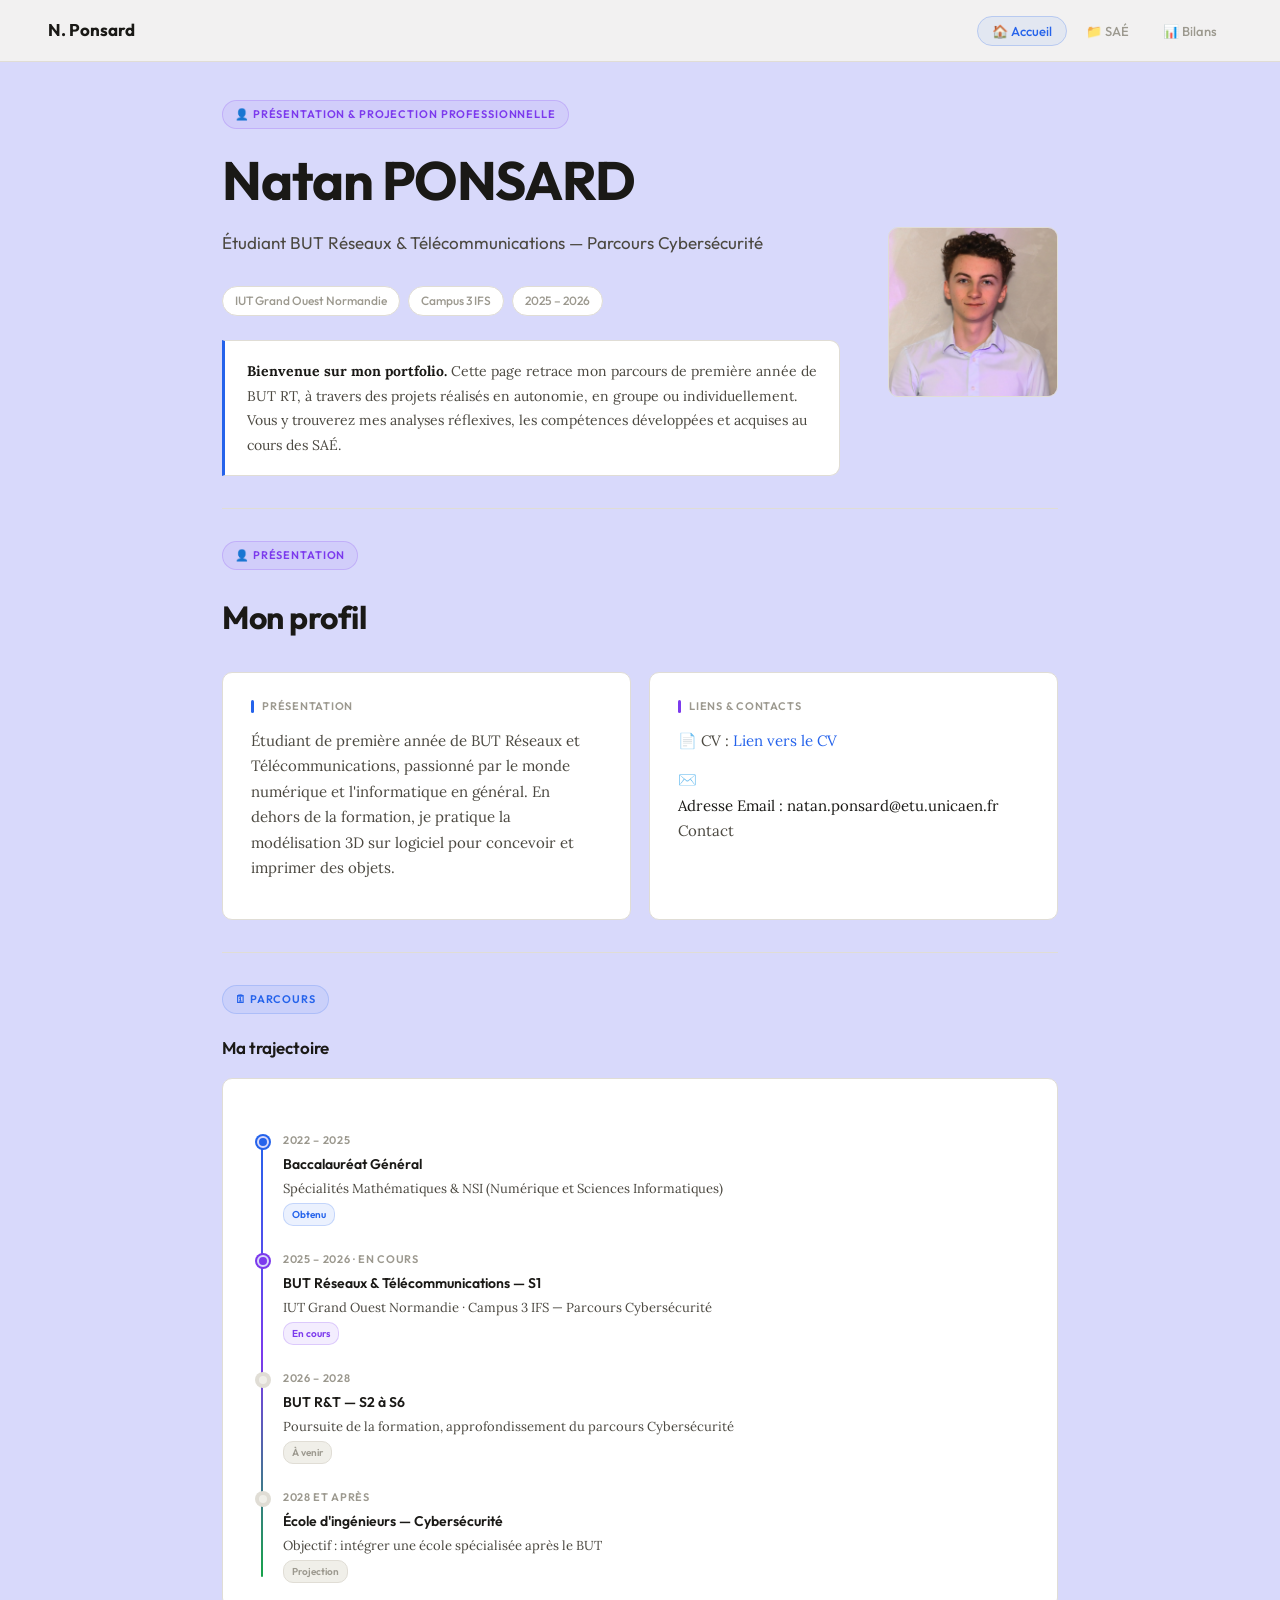
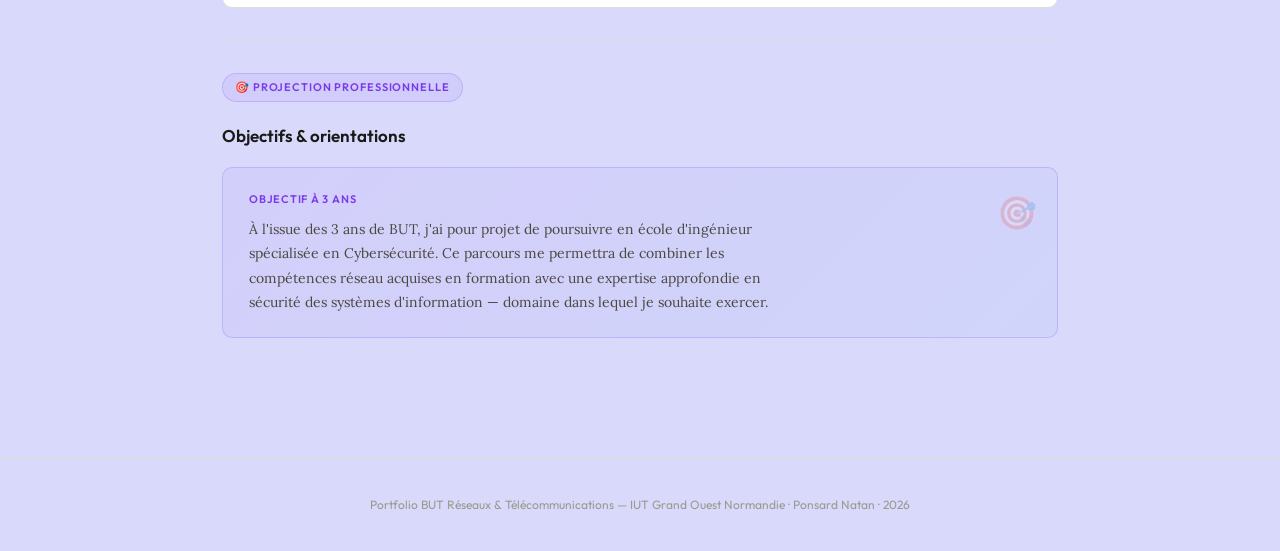
<file: index.html>
<!DOCTYPE html>
<html lang="fr">
<head>
  <meta charset="UTF-8" />
  <meta name="viewport" content="width=device-width, initial-scale=1.0" />
  <title>Portfolio BUT R&T — Présentation</title>
  <link href="https://fonts.googleapis.com/css2?family=Outfit:wght@400;500;600;700&family=Lora:ital,wght@0,400;0,500;1,400&display=swap" rel="stylesheet" />
  <link rel="stylesheet" href="style.css" />
  <style>
    /* ── TIMELINE ── */
    .timeline {
      position: relative;
      margin: 28px 0 0;
      padding-left: 32px;
    }
    .timeline::before {
      content: '';
      position: absolute;
      left: 10px;
      top: 6px;
      bottom: 6px;
      width: 2px;
      background: linear-gradient(to bottom, var(--accent), var(--purple), var(--accent3));
      border-radius: 2px;
    }
    .tl-item {
      position: relative;
      margin-bottom: 24px;
    }
    .tl-item:last-child { margin-bottom: 0; }
    .tl-dot {
      position: absolute;
      left: -26px;
      top: 5px;
      width: 12px;
      height: 12px;
      border-radius: 50%;
      background: var(--accent);
      border: 2px solid var(--bg);
      box-shadow: 0 0 0 2px var(--accent);
    }
    .tl-dot.purple { background: var(--purple); box-shadow: 0 0 0 2px var(--purple); }
    .tl-dot.future {
      background: var(--surface2);
      border-color: var(--border);
      box-shadow: 0 0 0 2px var(--border);
    }
    .tl-date {
      font-family: 'Outfit', sans-serif;
      font-size: 11px;
      font-weight: 600;
      color: var(--text-muted);
      letter-spacing: 0.06em;
      text-transform: uppercase;
      margin-bottom: 3px;
    }
    .tl-title {
      font-family: 'Outfit', sans-serif;
      font-size: 14px;
      font-weight: 600;
      color: var(--text);
      margin-bottom: 2px;
    }
    .tl-sub {
      font-family: 'Lora', serif;
      font-size: 13px;
      color: var(--text-dim);
      line-height: 1.5;
    }
    .tl-tag {
      display: inline-block;
      font-family: 'Outfit', sans-serif;
      font-size: 10px;
      font-weight: 600;
      padding: 2px 8px;
      border-radius: 10px;
      margin-top: 5px;
      background: rgba(37,99,235,0.09);
      color: var(--accent);
      border: 1px solid rgba(37,99,235,0.2);
    }
    .tl-tag.purple { background: rgba(124,58,237,0.09); color: var(--purple); border-color: rgba(124,58,237,0.2); }
    .tl-tag.muted  { background: var(--surface2); color: var(--text-muted); border-color: var(--border); }
 
    /* ── GOAL CARD ── */
    .goal-card {
      background: linear-gradient(135deg, rgba(124,58,237,0.06) 0%, rgba(37,99,235,0.04) 100%);
      border: 1px solid rgba(124,58,237,0.2);
      border-radius: var(--radius);
      padding: 22px 26px;
      margin-top: 16px;
      position: relative;
      overflow: hidden;
    }
    .goal-card::before {
      content: '🎯';
      position: absolute;
      right: 20px; top: 18px;
      font-size: 32px;
      opacity: 0.18;
    }
    .goal-label {
      font-family: 'Outfit', sans-serif;
      font-size: 11px;
      font-weight: 600;
      letter-spacing: 0.07em;
      text-transform: uppercase;
      color: var(--purple);
      margin-bottom: 8px;
    }
    .goal-text {
      font-family: 'Lora', serif;
      font-size: 14px;
      color: var(--text-dim);
      line-height: 1.75;
      max-width: 560px;
      margin: 0;
    }
  </style>
</head>
<body>
 
<nav>
  <a href="index.html" class="nav-brand">N. Ponsard</a>
  <ul class="nav-links">
    <li><a href="index.html" class="active">🏠 Accueil</a></li>
    <li><a href="saes.html">📁 SAÉ</a></li>
    <li><a href="bilans.html">📊 Bilans</a></li>
  </ul>
</nav>
 
<main>
  <div class="section-label purple">👤 Présentation &amp; Projection professionnelle</div>
 
  <!-- HERO -->
  <div class="hero-wrapper">
    <div class="hero-grid">
      <div>
        <h1>Natan PONSARD</h1>
        <p class="hero-subtitle">Étudiant BUT Réseaux &amp; Télécommunications — Parcours Cybersécurité</p>
        <div class="badge-row">
          <span class="badge">IUT Grand Ouest Normandie</span>
          <span class="badge">Campus 3 IFS</span>
          <span class="badge">2025 – 2026</span>
        </div>
        <div class="hero-intro">
          <strong>Bienvenue sur mon portfolio.</strong> Cette page retrace mon parcours de première année de BUT RT,
          à travers des projets réalisés en autonomie, en groupe ou individuellement.
          Vous y trouverez mes analyses réflexives, les compétences développées et acquises au cours des SAÉ.
        </div>
      </div>
      <div class="hero-photo">
        <img src="photo_cv_2.JPG" alt="Photo" />
      </div>
    </div>
  </div>
 
  <!-- PRÉSENTATION -->
  <div class="divider"></div>
  <div class="section-label purple">👤 Présentation</div>
  <h2>Mon profil</h2>
 
  <div class="card-grid">
    <div class="card">
      <div class="block-title">Présentation</div>
      <p>
        Étudiant de première année de BUT Réseaux et Télécommunications, passionné
        par le monde numérique et l'informatique en général.
        En dehors de la formation, je pratique la modélisation 3D sur logiciel pour concevoir et imprimer des objets.
      </p>
    </div>
    <div class="card">
      <div class="block-title purple">Liens &amp; contacts</div>
      <div class="link-grid">
        <p>📄 CV : <a href="/Documents/Natan.pdf" style="color:var(--accent);">Lien vers le CV</a></p>
      </div>
      <div class="contact-item">
          <div class="contact-icon">✉️</div>
          <div class="contact-details">
            <span class="contact-label">Adresse Email :</span>
            <span class="contact-sub">natan.ponsard@etu.unicaen.fr</span>
          </div>
          <a href="mailto:natan.ponsard@etu.univ-caen.fr" class="contact-btn secondary">Contact</a>
        </div>
    </div>
  </div>
 
  <div class="divider"></div>
 
  <!-- TRAJECTOIRE -->
  <div class="section-label">🗓 Parcours</div>
  <h3>Ma trajectoire</h3>
 
  <div class="card">
    <div class="timeline">
      <div class="tl-item">
        <div class="tl-dot"></div>
        <div class="tl-date">2022 – 2025</div>
        <div class="tl-title">Baccalauréat Général</div>
        <div class="tl-sub">Spécialités Mathématiques &amp; NSI (Numérique et Sciences Informatiques)</div>
        <span class="tl-tag">Obtenu</span>
      </div>
      <div class="tl-item">
        <div class="tl-dot purple"></div>
        <div class="tl-date">2025 – 2026 · En cours</div>
        <div class="tl-title">BUT Réseaux &amp; Télécommunications — S1</div>
        <div class="tl-sub">IUT Grand Ouest Normandie · Campus 3 IFS — Parcours Cybersécurité</div>
        <span class="tl-tag purple">En cours</span>
      </div>
      <div class="tl-item">
        <div class="tl-dot future"></div>
        <div class="tl-date">2026 – 2028</div>
        <div class="tl-title">BUT R&T — S2 à S6</div>
        <div class="tl-sub">Poursuite de la formation, approfondissement du parcours Cybersécurité</div>
        <span class="tl-tag muted">À venir</span>
      </div>
      <div class="tl-item">
        <div class="tl-dot future"></div>
        <div class="tl-date">2028 et après</div>
        <div class="tl-title">École d'ingénieurs — Cybersécurité</div>
        <div class="tl-sub">Objectif : intégrer une école spécialisée après le BUT</div>
        <span class="tl-tag muted">Projection</span>
      </div>
    </div>
  </div>
 
  <div class="divider"></div>
 
  <!-- PROJECTION -->
  <div class="section-label purple">🎯 Projection professionnelle</div>
  <h3>Objectifs &amp; orientations</h3>
 
  <div class="goal-card">
    <div class="goal-label">Objectif à 3 ans</div>
    <p class="goal-text">
      À l'issue des 3 ans de BUT, j'ai pour projet de poursuivre en école d'ingénieur
      spécialisée en Cybersécurité. Ce parcours me permettra de combiner les compétences
      réseau acquises en formation avec une expertise approfondie en sécurité des systèmes
      d'information — domaine dans lequel je souhaite exercer.
    </p>
  </div>
 
</main>
 
<footer>
  Portfolio BUT Réseaux &amp; Télécommunications — IUT Grand Ouest Normandie · Ponsard Natan · 2026
</footer>
 
</body>
</html>
</file>
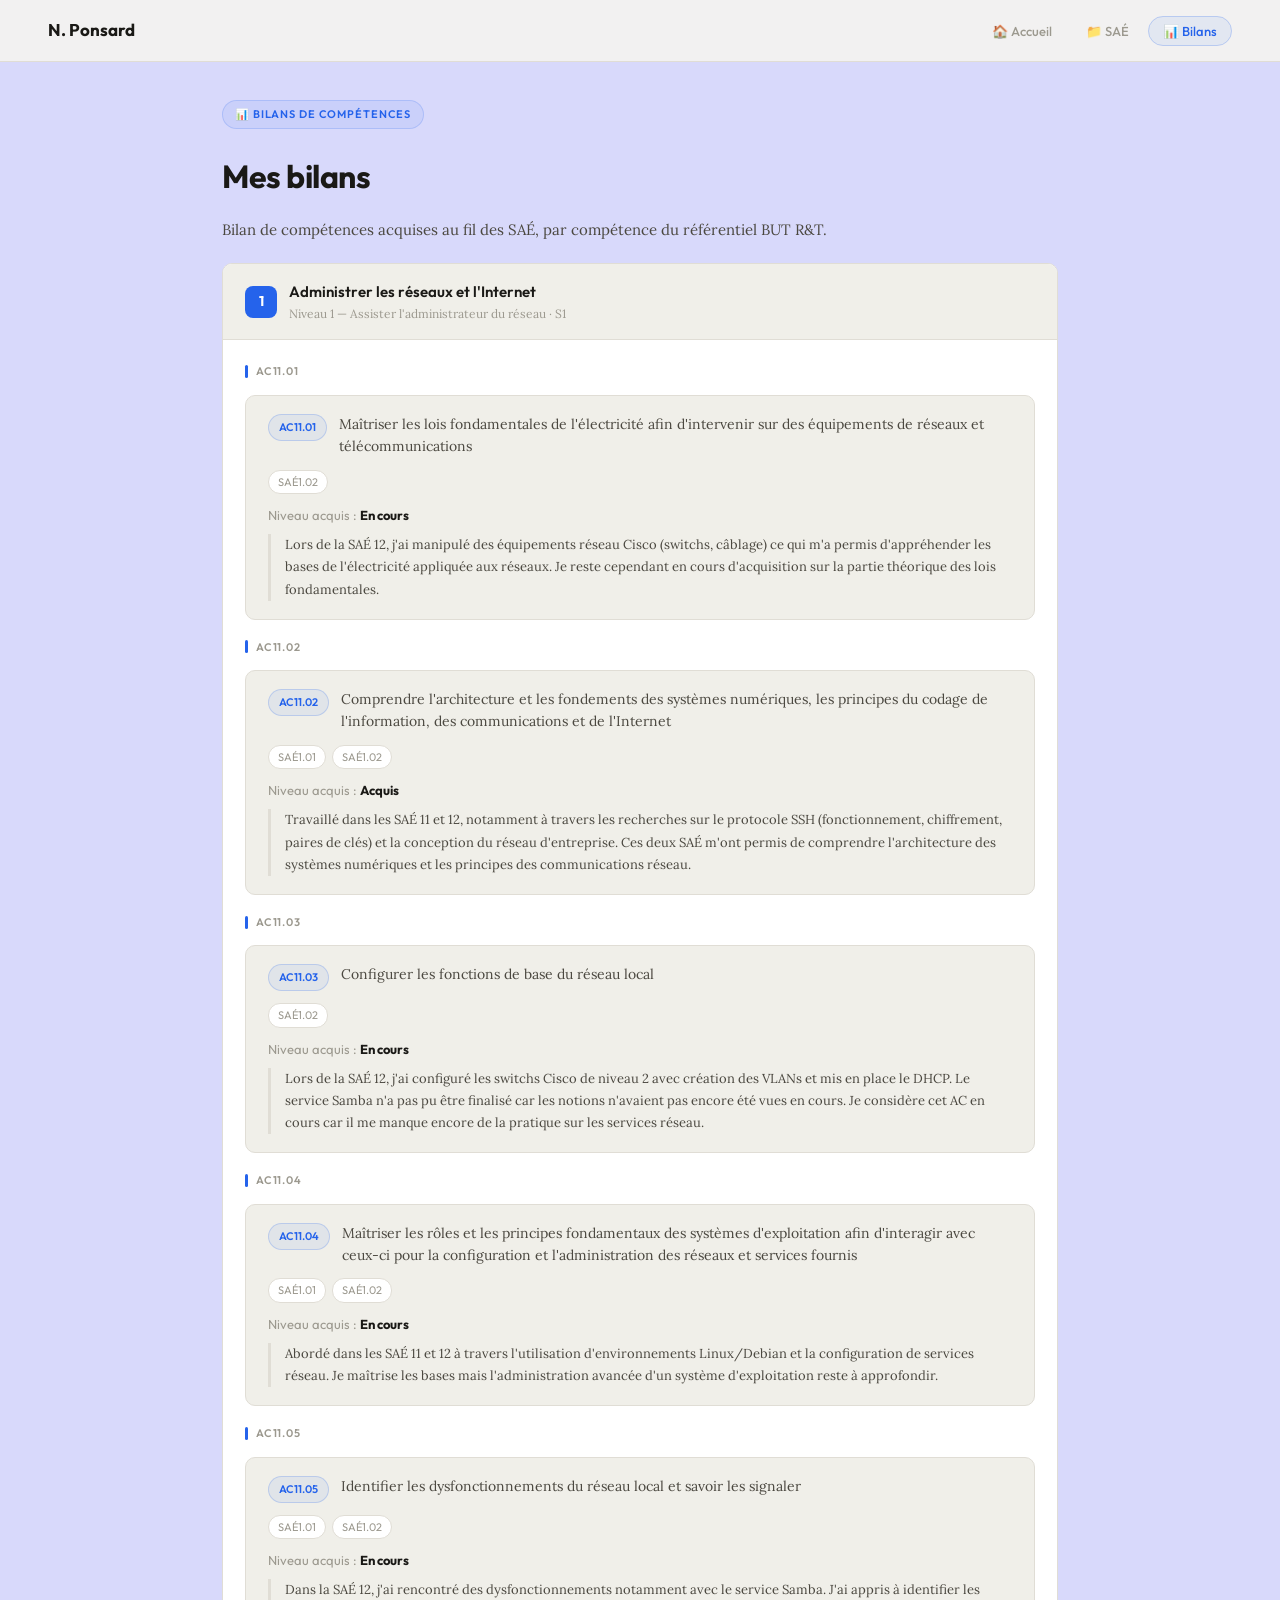
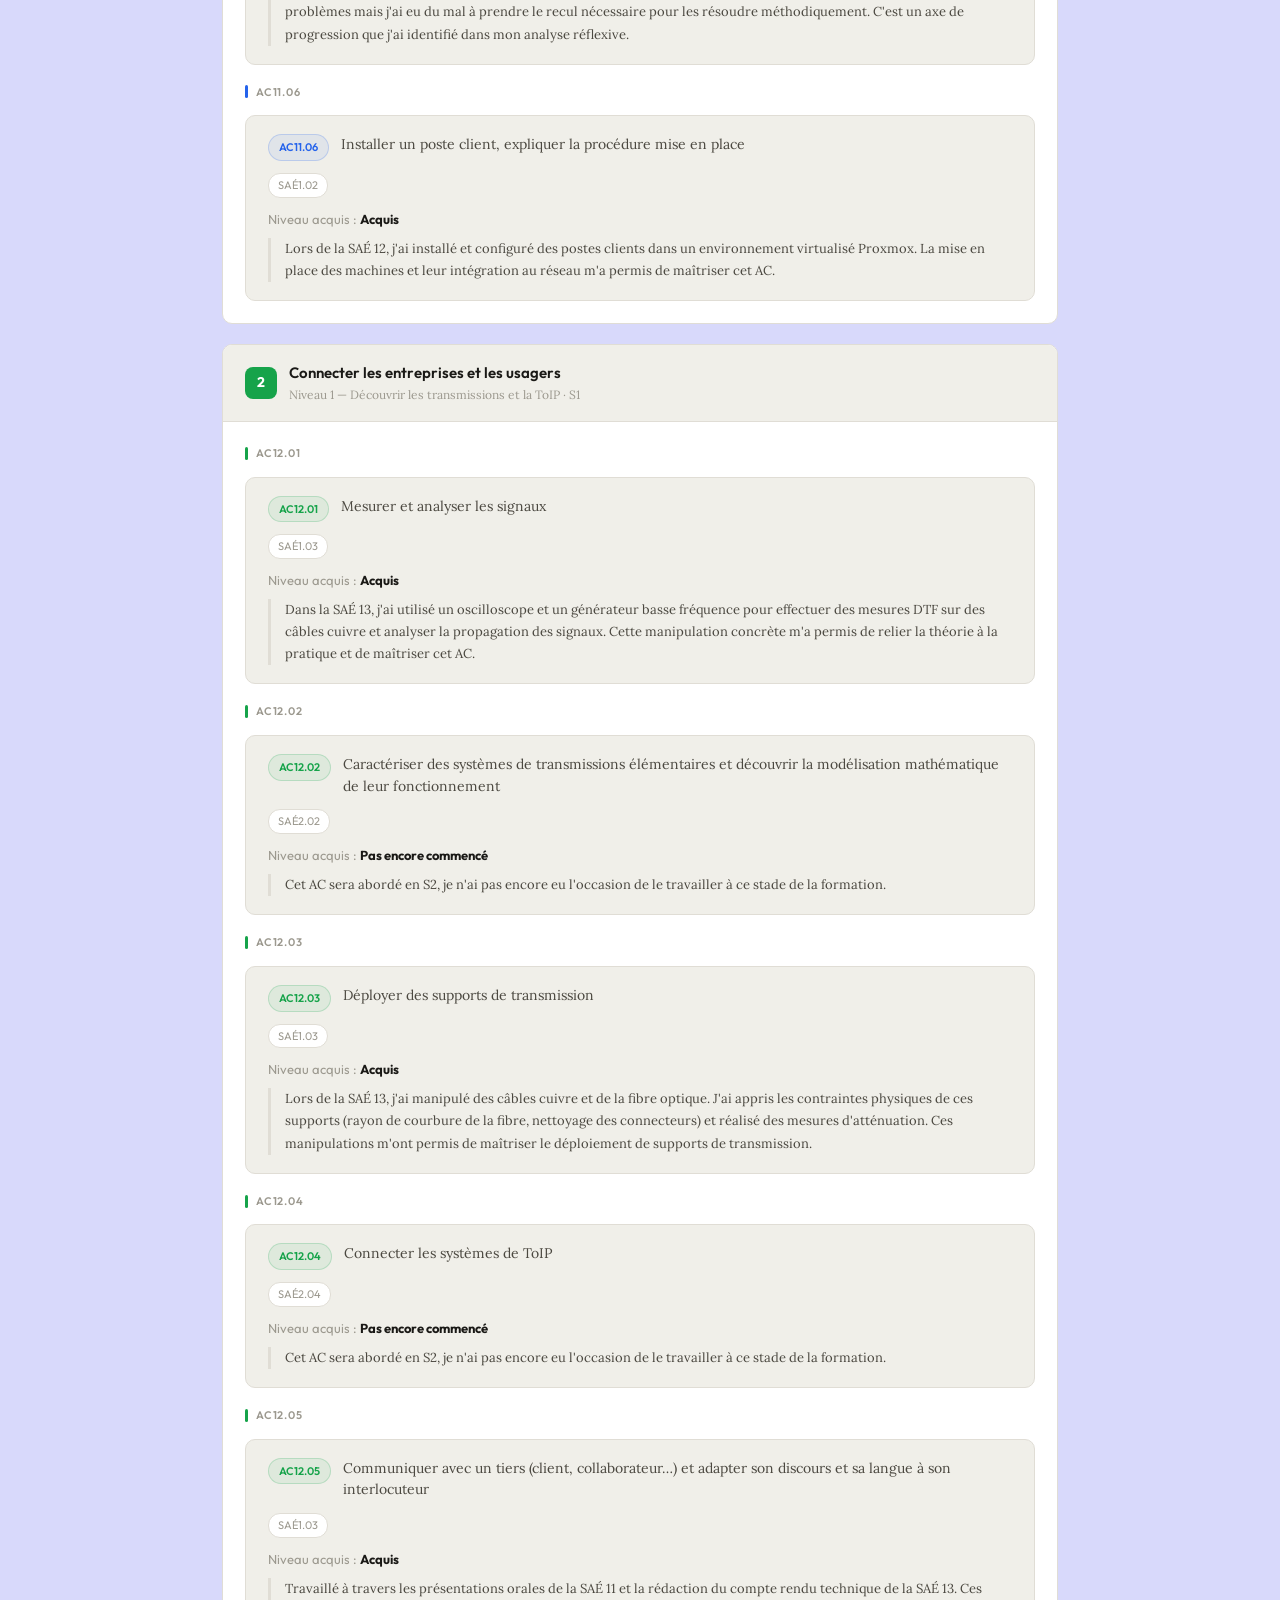
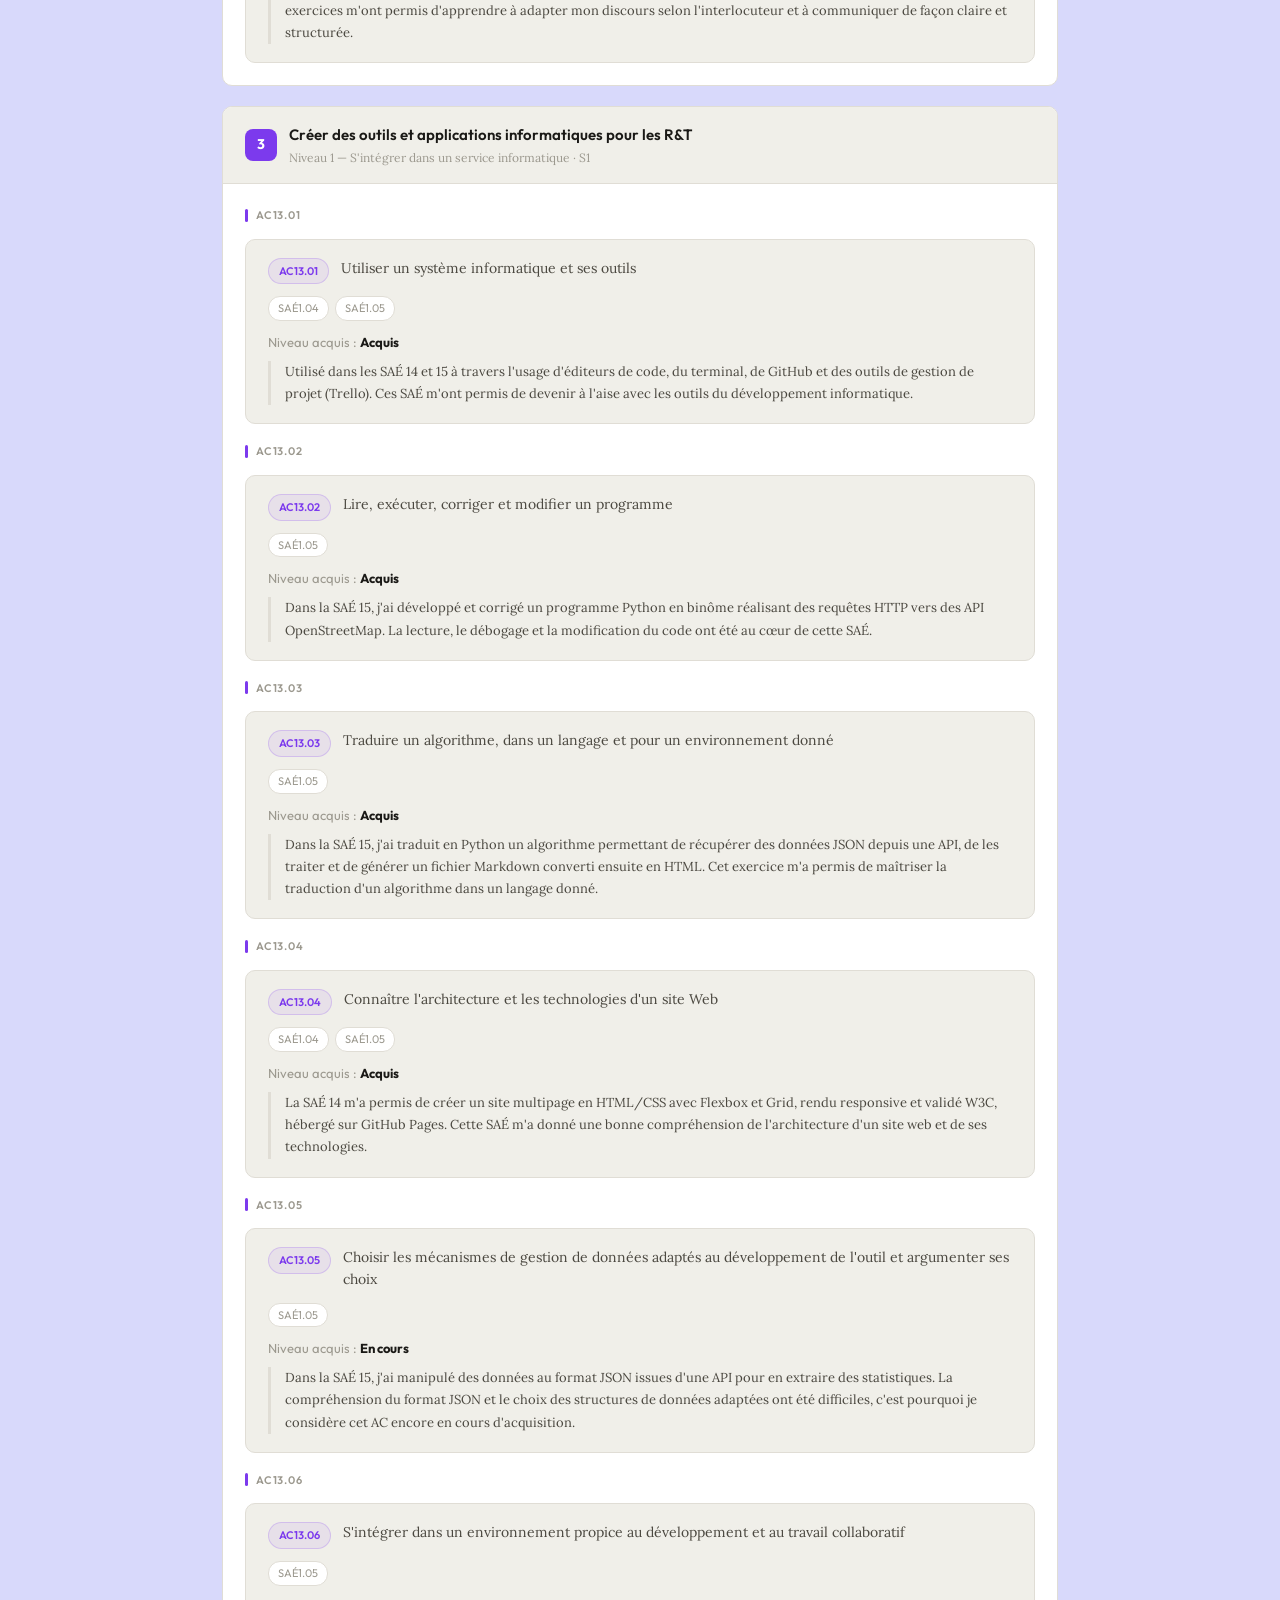
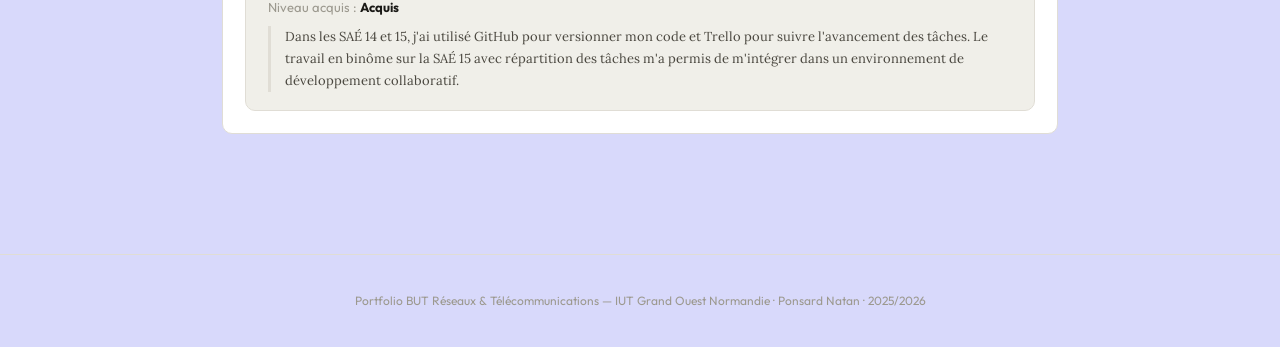
<file: bilans.html>
<!DOCTYPE html>
<html lang="fr">
<head>
  <meta charset="UTF-8" />
  <meta name="viewport" content="width=device-width, initial-scale=1.0" />
  <title>Portfolio BUT R&T — Bilans</title>
  <link href="https://fonts.googleapis.com/css2?family=Outfit:wght@400;500;600;700&family=Lora:ital,wght@0,400;0,500;1,400&display=swap" rel="stylesheet" />
  <link rel="stylesheet" href="style.css" />
  <style>
    .ac-block {
      border: 1px solid var(--border);
      border-radius: var(--radius);
      padding: 18px 22px;
      margin-top: 14px;
      background: var(--surface2);
    }
    .ac-row {
      display: flex;
      align-items: flex-start;
      gap: 12px;
      margin-bottom: 12px;
      flex-wrap: wrap;
    }
    .ac-code {
      font-family: 'Outfit', sans-serif;
      font-size: 11px;
      font-weight: 600;
      color: var(--accent);
      background: rgba(37,99,235,0.08);
      border: 1px solid rgba(37,99,235,0.2);
      padding: 3px 10px;
      border-radius: 20px;
      white-space: nowrap;
      flex-shrink: 0;
    }
    .ac-code.green  { color: var(--accent3); background: rgba(22,163,74,0.08); border-color: rgba(22,163,74,0.2); }
    .ac-code.purple { color: var(--purple);  background: rgba(124,58,237,0.08); border-color: rgba(124,58,237,0.2); }
    .ac-label {
      font-family: 'Lora', serif;
      font-size: 14px;
      color: var(--text-dim);
      line-height: 1.55;
      flex: 1;
      min-width: 200px;
    }
    .sae-tags {
      display: flex;
      flex-wrap: wrap;
      gap: 6px;
      margin-bottom: 10px;
    }
    .sae-tag {
      font-family: 'Outfit', sans-serif;
      font-size: 11px;
      padding: 2px 9px;
      border-radius: 12px;
      background: var(--surface);
      border: 1px solid var(--border);
      color: var(--text-muted);
    }
    .niveau-line {
      font-family: 'Outfit', sans-serif;
      font-size: 13px;
      color: var(--text-muted);
      margin-bottom: 8px;
    }
    .niveau-line strong { color: var(--text); }
    .explication {
      font-family: 'Lora', serif;
      font-size: 13px;
      color: var(--text-dim);
      line-height: 1.7;
      border-left: 3px solid var(--border);
      padding-left: 14px;
      margin: 0;
      max-width: 100%;
    }
    .mt { margin-top: 18px; }
  </style>
</head>
<body>
 
<nav>
  <a href="index.html" class="nav-brand">N. Ponsard</a>
  <ul class="nav-links">
    <li><a href="index.html">🏠 Accueil</a></li>
    <li><a href="saes.html">📁 SAÉ</a></li>
    <li><a href="bilans.html" class="active">📊 Bilans</a></li>
  </ul>
</nav>
 
<main>
  <div class="section-label">📊 Bilans de compétences</div>
  <h2>Mes bilans</h2>
  <p>Bilan de compétences acquises au fil des SAÉ, par compétence du référentiel BUT R&T.</p>
 
  <!-- ══════════════════════════════════════
       COMPÉTENCE 1 — RT1
  ══════════════════════════════════════ -->
  <div class="competence-card">
    <div class="competence-header">
      <div class="competence-num">1</div>
      <div>
        <div class="competence-title">Administrer les réseaux et l'Internet</div>
        <div class="competence-subtitle">Niveau 1 — Assister l'administrateur du réseau · S1</div>
      </div>
    </div>
    <div class="competence-body">
 
      <div class="block-title">AC11.01</div>
      <div class="ac-block">
        <div class="ac-row">
          <span class="ac-code">AC11.01</span>
          <span class="ac-label">Maîtriser les lois fondamentales de l'électricité afin d'intervenir sur des équipements de réseaux et télécommunications</span>
        </div>
        <div class="sae-tags">
          <span class="sae-tag">SAÉ1.02</span>
        </div>
        <p class="niveau-line">Niveau acquis : <strong>En cours</strong></p>
        <p class="explication">Lors de la SAÉ 12, j'ai manipulé des équipements réseau Cisco (switchs, câblage) ce qui m'a permis d'appréhender les bases de l'électricité appliquée aux réseaux. Je reste cependant en cours d'acquisition sur la partie théorique des lois fondamentales.</p>
      </div>
 
      <div class="block-title mt">AC11.02</div>
      <div class="ac-block">
        <div class="ac-row">
          <span class="ac-code">AC11.02</span>
          <span class="ac-label">Comprendre l'architecture et les fondements des systèmes numériques, les principes du codage de l'information, des communications et de l'Internet</span>
        </div>
        <div class="sae-tags">
          <span class="sae-tag">SAÉ1.01</span>
          <span class="sae-tag">SAÉ1.02</span>
        </div>
        <p class="niveau-line">Niveau acquis : <strong>Acquis</strong></p>
        <p class="explication">Travaillé dans les SAÉ 11 et 12, notamment à travers les recherches sur le protocole SSH (fonctionnement, chiffrement, paires de clés) et la conception du réseau d'entreprise. Ces deux SAÉ m'ont permis de comprendre l'architecture des systèmes numériques et les principes des communications réseau.</p>
      </div>
 
      <div class="block-title mt">AC11.03</div>
      <div class="ac-block">
        <div class="ac-row">
          <span class="ac-code">AC11.03</span>
          <span class="ac-label">Configurer les fonctions de base du réseau local</span>
        </div>
        <div class="sae-tags">
          <span class="sae-tag">SAÉ1.02</span>
        </div>
        <p class="niveau-line">Niveau acquis : <strong>En cours</strong></p>
        <p class="explication">Lors de la SAÉ 12, j'ai configuré les switchs Cisco de niveau 2 avec création des VLANs et mis en place le DHCP. Le service Samba n'a pas pu être finalisé car les notions n'avaient pas encore été vues en cours. Je considère cet AC en cours car il me manque encore de la pratique sur les services réseau.</p>
      </div>
 
      <div class="block-title mt">AC11.04</div>
      <div class="ac-block">
        <div class="ac-row">
          <span class="ac-code">AC11.04</span>
          <span class="ac-label">Maîtriser les rôles et les principes fondamentaux des systèmes d'exploitation afin d'interagir avec ceux-ci pour la configuration et l'administration des réseaux et services fournis</span>
        </div>
        <div class="sae-tags">
          <span class="sae-tag">SAÉ1.01</span>
          <span class="sae-tag">SAÉ1.02</span>
        </div>
        <p class="niveau-line">Niveau acquis : <strong>En cours</strong></p>
        <p class="explication">Abordé dans les SAÉ 11 et 12 à travers l'utilisation d'environnements Linux/Debian et la configuration de services réseau. Je maîtrise les bases mais l'administration avancée d'un système d'exploitation reste à approfondir.</p>
      </div>
 
      <div class="block-title mt">AC11.05</div>
      <div class="ac-block">
        <div class="ac-row">
          <span class="ac-code">AC11.05</span>
          <span class="ac-label">Identifier les dysfonctionnements du réseau local et savoir les signaler</span>
        </div>
        <div class="sae-tags">
          <span class="sae-tag">SAÉ1.01</span>
          <span class="sae-tag">SAÉ1.02</span>
        </div>
        <p class="niveau-line">Niveau acquis : <strong>En cours</strong></p>
        <p class="explication">Dans la SAÉ 12, j'ai rencontré des dysfonctionnements notamment avec le service Samba. J'ai appris à identifier les problèmes mais j'ai eu du mal à prendre le recul nécessaire pour les résoudre méthodiquement. C'est un axe de progression que j'ai identifié dans mon analyse réflexive.</p>
      </div>
 
      <div class="block-title mt">AC11.06</div>
      <div class="ac-block">
        <div class="ac-row">
          <span class="ac-code">AC11.06</span>
          <span class="ac-label">Installer un poste client, expliquer la procédure mise en place</span>
        </div>
        <div class="sae-tags">
          <span class="sae-tag">SAÉ1.02</span>
        </div>
        <p class="niveau-line">Niveau acquis : <strong>Acquis</strong></p>
        <p class="explication">Lors de la SAÉ 12, j'ai installé et configuré des postes clients dans un environnement virtualisé Proxmox. La mise en place des machines et leur intégration au réseau m'a permis de maîtriser cet AC.</p>
      </div>
 
    </div>
  </div>
 
  <!-- ══════════════════════════════════════
       COMPÉTENCE 2 — RT2
  ══════════════════════════════════════ -->
  <div class="competence-card">
    <div class="competence-header">
      <div class="competence-num green">2</div>
      <div>
        <div class="competence-title">Connecter les entreprises et les usagers</div>
        <div class="competence-subtitle">Niveau 1 — Découvrir les transmissions et la ToIP · S1</div>
      </div>
    </div>
    <div class="competence-body">
 
      <div class="block-title green">AC12.01</div>
      <div class="ac-block">
        <div class="ac-row">
          <span class="ac-code green">AC12.01</span>
          <span class="ac-label">Mesurer et analyser les signaux</span>
        </div>
        <div class="sae-tags">
          <span class="sae-tag">SAÉ1.03</span>
        </div>
        <p class="niveau-line">Niveau acquis : <strong>Acquis</strong></p>
        <p class="explication">Dans la SAÉ 13, j'ai utilisé un oscilloscope et un générateur basse fréquence pour effectuer des mesures DTF sur des câbles cuivre et analyser la propagation des signaux. Cette manipulation concrète m'a permis de relier la théorie à la pratique et de maîtriser cet AC.</p>
      </div>
 
      <div class="block-title green mt">AC12.02</div>
      <div class="ac-block">
        <div class="ac-row">
          <span class="ac-code green">AC12.02</span>
          <span class="ac-label">Caractériser des systèmes de transmissions élémentaires et découvrir la modélisation mathématique de leur fonctionnement</span>
        </div>
        <div class="sae-tags">
          <span class="sae-tag">SAÉ2.02</span>
        </div>
        <p class="niveau-line">Niveau acquis : <strong>Pas encore commencé</strong></p>
        <p class="explication">Cet AC sera abordé en S2, je n'ai pas encore eu l'occasion de le travailler à ce stade de la formation.</p>
      </div>
 
      <div class="block-title green mt">AC12.03</div>
      <div class="ac-block">
        <div class="ac-row">
          <span class="ac-code green">AC12.03</span>
          <span class="ac-label">Déployer des supports de transmission</span>
        </div>
        <div class="sae-tags">
          <span class="sae-tag">SAÉ1.03</span>
        </div>
        <p class="niveau-line">Niveau acquis : <strong>Acquis</strong></p>
        <p class="explication">Lors de la SAÉ 13, j'ai manipulé des câbles cuivre et de la fibre optique. J'ai appris les contraintes physiques de ces supports (rayon de courbure de la fibre, nettoyage des connecteurs) et réalisé des mesures d'atténuation. Ces manipulations m'ont permis de maîtriser le déploiement de supports de transmission.</p>
      </div>
 
      <div class="block-title green mt">AC12.04</div>
      <div class="ac-block">
        <div class="ac-row">
          <span class="ac-code green">AC12.04</span>
          <span class="ac-label">Connecter les systèmes de ToIP</span>
        </div>
        <div class="sae-tags">
          <span class="sae-tag">SAÉ2.04</span>
        </div>
        <p class="niveau-line">Niveau acquis : <strong>Pas encore commencé</strong></p>
        <p class="explication">Cet AC sera abordé en S2, je n'ai pas encore eu l'occasion de le travailler à ce stade de la formation.</p>
      </div>
 
      <div class="block-title green mt">AC12.05</div>
      <div class="ac-block">
        <div class="ac-row">
          <span class="ac-code green">AC12.05</span>
          <span class="ac-label">Communiquer avec un tiers (client, collaborateur…) et adapter son discours et sa langue à son interlocuteur</span>
        </div>
        <div class="sae-tags">
          <span class="sae-tag">SAÉ1.03</span>
        </div>
        <p class="niveau-line">Niveau acquis : <strong>Acquis</strong></p>
        <p class="explication">Travaillé à travers les présentations orales de la SAÉ 11 et la rédaction du compte rendu technique de la SAÉ 13. Ces exercices m'ont permis d'apprendre à adapter mon discours selon l'interlocuteur et à communiquer de façon claire et structurée.</p>
      </div>
 
    </div>
  </div>
 
  <!-- ══════════════════════════════════════
       COMPÉTENCE 3 — RT3
  ══════════════════════════════════════ -->
  <div class="competence-card">
    <div class="competence-header">
      <div class="competence-num purple">3</div>
      <div>
        <div class="competence-title">Créer des outils et applications informatiques pour les R&amp;T</div>
        <div class="competence-subtitle">Niveau 1 — S'intégrer dans un service informatique · S1</div>
      </div>
    </div>
    <div class="competence-body">
 
      <div class="block-title purple">AC13.01</div>
      <div class="ac-block">
        <div class="ac-row">
          <span class="ac-code purple">AC13.01</span>
          <span class="ac-label">Utiliser un système informatique et ses outils</span>
        </div>
        <div class="sae-tags">
          <span class="sae-tag">SAÉ1.04</span>
          <span class="sae-tag">SAÉ1.05</span>
        </div>
        <p class="niveau-line">Niveau acquis : <strong>Acquis</strong></p>
        <p class="explication">Utilisé dans les SAÉ 14 et 15 à travers l'usage d'éditeurs de code, du terminal, de GitHub et des outils de gestion de projet (Trello). Ces SAÉ m'ont permis de devenir à l'aise avec les outils du développement informatique.</p>
      </div>
 
      <div class="block-title purple mt">AC13.02</div>
      <div class="ac-block">
        <div class="ac-row">
          <span class="ac-code purple">AC13.02</span>
          <span class="ac-label">Lire, exécuter, corriger et modifier un programme</span>
        </div>
        <div class="sae-tags">
          <span class="sae-tag">SAÉ1.05</span>
        </div>
        <p class="niveau-line">Niveau acquis : <strong>Acquis</strong></p>
        <p class="explication">Dans la SAÉ 15, j'ai développé et corrigé un programme Python en binôme réalisant des requêtes HTTP vers des API OpenStreetMap. La lecture, le débogage et la modification du code ont été au cœur de cette SAÉ.</p>
      </div>
 
      <div class="block-title purple mt">AC13.03</div>
      <div class="ac-block">
        <div class="ac-row">
          <span class="ac-code purple">AC13.03</span>
          <span class="ac-label">Traduire un algorithme, dans un langage et pour un environnement donné</span>
        </div>
        <div class="sae-tags">
          <span class="sae-tag">SAÉ1.05</span>
        </div>
        <p class="niveau-line">Niveau acquis : <strong>Acquis</strong></p>
        <p class="explication">Dans la SAÉ 15, j'ai traduit en Python un algorithme permettant de récupérer des données JSON depuis une API, de les traiter et de générer un fichier Markdown converti ensuite en HTML. Cet exercice m'a permis de maîtriser la traduction d'un algorithme dans un langage donné.</p>
      </div>
 
      <div class="block-title purple mt">AC13.04</div>
      <div class="ac-block">
        <div class="ac-row">
          <span class="ac-code purple">AC13.04</span>
          <span class="ac-label">Connaître l'architecture et les technologies d'un site Web</span>
        </div>
        <div class="sae-tags">
          <span class="sae-tag">SAÉ1.04</span>
          <span class="sae-tag">SAÉ1.05</span>
        </div>
        <p class="niveau-line">Niveau acquis : <strong>Acquis</strong></p>
        <p class="explication">La SAÉ 14 m'a permis de créer un site multipage en HTML/CSS avec Flexbox et Grid, rendu responsive et validé W3C, hébergé sur GitHub Pages. Cette SAÉ m'a donné une bonne compréhension de l'architecture d'un site web et de ses technologies.</p>
      </div>
 
      <div class="block-title purple mt">AC13.05</div>
      <div class="ac-block">
        <div class="ac-row">
          <span class="ac-code purple">AC13.05</span>
          <span class="ac-label">Choisir les mécanismes de gestion de données adaptés au développement de l'outil et argumenter ses choix</span>
        </div>
        <div class="sae-tags">
          <span class="sae-tag">SAÉ1.05</span>
        </div>
        <p class="niveau-line">Niveau acquis : <strong>En cours</strong></p>
        <p class="explication">Dans la SAÉ 15, j'ai manipulé des données au format JSON issues d'une API pour en extraire des statistiques. La compréhension du format JSON et le choix des structures de données adaptées ont été difficiles, c'est pourquoi je considère cet AC encore en cours d'acquisition.</p>
      </div>
 
      <div class="block-title purple mt">AC13.06</div>
      <div class="ac-block">
        <div class="ac-row">
          <span class="ac-code purple">AC13.06</span>
          <span class="ac-label">S'intégrer dans un environnement propice au développement et au travail collaboratif</span>
        </div>
        <div class="sae-tags">
          <span class="sae-tag">SAÉ1.05</span>
        </div>
        <p class="niveau-line">Niveau acquis : <strong>Acquis</strong></p>
        <p class="explication">Dans les SAÉ 14 et 15, j'ai utilisé GitHub pour versionner mon code et Trello pour suivre l'avancement des tâches. Le travail en binôme sur la SAÉ 15 avec répartition des tâches m'a permis de m'intégrer dans un environnement de développement collaboratif.</p>
      </div>
 
    </div>
  </div>
 
</main>
 
<footer>
  Portfolio BUT Réseaux &amp; Télécommunications — IUT Grand Ouest Normandie · Ponsard Natan · 2025/2026
</footer>
 
</body>
</html>
</file>
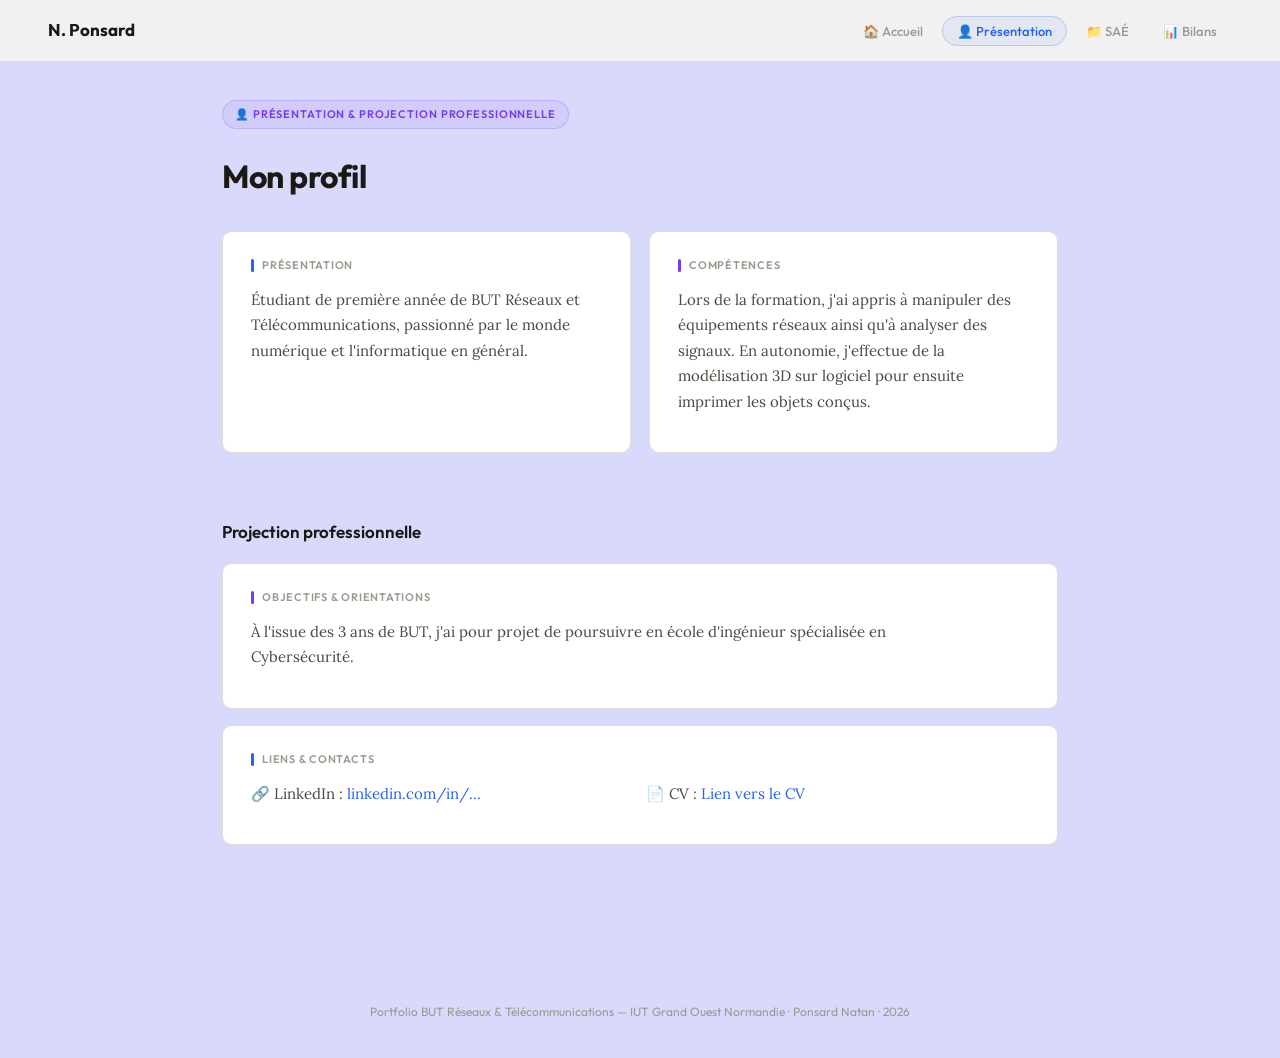
<file: presentation.html>
<!DOCTYPE html>
<html lang="fr">
<head>
  <meta charset="UTF-8" />
  <meta name="viewport" content="width=device-width, initial-scale=1.0" />
  <title>Portfolio BUT R&T — Présentation</title>
  <link href="https://fonts.googleapis.com/css2?family=Outfit:wght@400;500;600;700&family=Lora:ital,wght@0,400;0,500;1,400&display=swap" rel="stylesheet" />
  <link rel="stylesheet" href="style.css" />
</head>
<body>

<nav>
  <a href="index.html" class="nav-brand">N. Ponsard</a>
  <ul class="nav-links">
    <li><a href="index.html">🏠 Accueil</a></li>
    <li><a href="presentation.html" class="active">👤 Présentation</a></li>
    <li><a href="saes.html">📁 SAÉ</a></li>
    <li><a href="bilans.html">📊 Bilans</a></li>
  </ul>
</nav>

<main>
  <div class="section-label purple">👤 Présentation &amp; Projection professionnelle</div>
  <h2>Mon profil</h2>

  <div class="card-grid">
    <div class="card">
      <div class="block-title">Présentation</div>
      <p>
        Étudiant de première année de BUT Réseaux et Télécommunications, passionné
        par le monde numérique et l'informatique en général.
      </p>
    </div>
    <div class="card">
      <div class="block-title purple">Compétences</div>
      <p>
        Lors de la formation, j'ai appris à manipuler des équipements réseaux ainsi qu'à analyser des signaux.
        En autonomie, j'effectue de la modélisation 3D sur logiciel pour ensuite imprimer les objets conçus.
      </p>
    </div>
  </div>

  <div class="divider"></div>

  <h3>Projection professionnelle</h3>

  <div class="card">
    <div class="block-title purple">Objectifs &amp; orientations</div>
    <p>
      À l'issue des 3 ans de BUT, j'ai pour projet de poursuivre en école d'ingénieur
      spécialisée en Cybersécurité.
    </p>
  </div>

  <div class="card">
    <div class="block-title">Liens &amp; contacts</div>
    <div class="link-grid">
      <p>🔗 LinkedIn : <a href="https://linkedin.com/in/…" style="color:var(--accent);">linkedin.com/in/…</a></p>
      <p>📄 CV : <a href="#" style="color:var(--accent);">Lien vers le CV</a></p>
    </div>
  </div>
</main>

<footer>
  Portfolio BUT Réseaux &amp; Télécommunications — IUT Grand Ouest Normandie · Ponsard Natan · 2026
</footer>

</body>
</html>
</file>
<file: style.css>
/* ════════════════════════════════════════
   PORTFOLIO BUT R&T — Feuille de styles
   ════════════════════════════════════════ */

/* ─── VARIABLES ─── */
:root {
  --bg:         #d8d9fb;
  --surface:    #ffffff;
  --surface2:   #f0efe9;
  --border:     #e0ddd5;
  --accent:     #2563eb;
  --accent3:    #16a34a;
  --orange:     #d97706;
  --purple:     #7c3aed;
  --text:       #1a1916;
  --text-dim:   #4b4840;
  --text-muted: #9c998f;
  --radius:     10px;
}

/* ─── RESET ─── */
*, *::before, *::after {
  box-sizing: border-box;
  margin: 0;
  padding: 0;
}

html { scroll-behavior: smooth; }

/* ─── BASE ─── */
body {
  font-family: 'Lora', Georgia, serif;
  background: var(--bg);
  color: var(--text);
  line-height: 1.7;
  font-size: 15px;
}

h1 {
  font-family: 'Outfit', sans-serif;
  font-size: clamp(32px, 5vw, 54px);
  font-weight: 700;
  line-height: 1.15;
  letter-spacing: -0.02em;
  margin-bottom: 18px;
  color: var(--text);
}

h2 {
  font-family: 'Outfit', sans-serif;
  font-size: clamp(22px, 3.5vw, 32px);
  font-weight: 700;
  letter-spacing: -0.015em;
  margin-bottom: 14px;
  color: var(--text);
}

h3 {
  font-family: 'Outfit', sans-serif;
  font-size: 17px;
  font-weight: 600;
  margin-bottom: 10px;
  color: var(--text);
}

p {
  color: var(--text-dim);
  margin-bottom: 14px;
  max-width: 680px;
}

a {
  color: var(--text-dim);
  text-decoration: none;
}

/* ─── NAV ─── */
nav {
  position: fixed;
  top: 0; left: 0; right: 0;
  z-index: 100;
  display: flex;
  align-items: center;
  justify-content: space-between;
  padding: 16px 48px;
  background: rgba(245, 244, 240, 0.92);
  backdrop-filter: blur(12px);
  border-bottom: 1px solid var(--border);
}

.nav-brand {
  font-family: 'Outfit', sans-serif;
  font-weight: 700;
  font-size: 17px;
  color: var(--text);
  text-decoration: none;
}

.nav-links {
  display: flex;
  gap: 4px;
  list-style: none;
}

.nav-links a {
  color: var(--text-muted);
  text-decoration: none;
  font-family: 'Outfit', sans-serif;
  font-size: 13px;
  font-weight: 500;
  padding: 6px 14px;
  border-radius: 20px;
  transition: all 0.18s;
  border: 1px solid transparent;
}

.nav-links a:hover {
  color: var(--text);
  border-color: var(--border);
  background: var(--surface);
}

.nav-links a.active {
  color: var(--accent);
  background: rgba(37, 99, 235, 0.08);
  border-color: rgba(37, 99, 235, 0.22);
}

/* ─── LAYOUT ─── */
main {
  max-width: 900px;
  margin: 0 auto;
  padding: 100px 32px 80px;
}

/* ─── SECTION LABEL ─── */
.section-label {
  display: inline-flex;
  align-items: center;
  gap: 8px;
  font-family: 'Outfit', sans-serif;
  font-size: 11px;
  font-weight: 600;
  letter-spacing: 0.08em;
  text-transform: uppercase;
  color: var(--accent);
  background: rgba(37, 99, 235, 0.07);
  border: 1px solid rgba(37, 99, 235, 0.18);
  padding: 4px 12px;
  border-radius: 20px;
  margin-bottom: 20px;
}

.section-label.green  { color: var(--accent3); background: rgba(22,163,74,0.07); border-color: rgba(22,163,74,0.2); }
.section-label.purple { color: var(--purple);  background: rgba(124,58,237,0.07); border-color: rgba(124,58,237,0.2); }

/* ─── HERO ACCUEIL ─── */
.hero-wrapper {
  min-height: unset;
  display: flex;
  flex-direction: column;
  justify-content: center;
}

.hero-grid {
  display: grid;
  grid-template-columns: 1fr auto;
  gap: 48px;
  align-items: center;
}

.hero-photo {
  width: 170px;
  height: 170px;
  border-radius: var(--radius);
  background: var(--surface2);
  border: 1px solid var(--border);
  overflow: hidden;
  display: flex;
  align-items: center;
  justify-content: center;
  flex-shrink: 0;
  color: var(--text-muted);
  font-size: 13px;
  font-family: 'Outfit', sans-serif;
}

.hero-photo img {
  width: 100%;
  height: 100%;
  object-fit: cover;
  display: block;
}

.hero-subtitle {
  font-size: 17px;
  color: var(--text-dim);
  margin-bottom: 28px;
  font-family: 'Outfit', sans-serif;
  font-weight: 400;
}

.hero-intro {
  background: var(--surface);
  border: 1px solid var(--border);
  border-left: 3px solid var(--accent);
  border-radius: 0 var(--radius) var(--radius) 0;
  padding: 18px 22px;
  color: var(--text-dim);
  font-size: 14px;
  margin-top: 24px;
  line-height: 1.75;
}

.hero-intro strong { color: var(--text); font-style: normal; }

.badge-row { display: flex; flex-wrap: wrap; gap: 8px; margin-top: 16px; }

.badge {
  font-family: 'Outfit', sans-serif;
  font-size: 12px;
  font-weight: 500;
  padding: 4px 12px;
  border-radius: 20px;
  border: 1px solid var(--border);
  color: var(--text-muted);
  background: var(--surface);
}

/* ─── CARDS ─── */
.card {
  background: var(--surface);
  border: 1px solid var(--border);
  border-radius: var(--radius);
  padding: 24px 28px;
  transition: border-color 0.18s, box-shadow 0.18s;
  margin-top: 16px;
}

.card:hover {
  border-color: #c5c2bb;
  box-shadow: 0 2px 12px rgba(0,0,0,0.06);
}

.card-grid {
  display: grid;
  grid-template-columns: repeat(auto-fit, minmax(260px, 1fr));
  gap: 18px;
  margin-top: 28px;
}

.card-grid .card { margin-top: 0; }

/* ─── BLOCK TITLE ─── */
.block-title {
  font-family: 'Outfit', sans-serif;
  font-size: 11px;
  font-weight: 600;
  letter-spacing: 0.07em;
  text-transform: uppercase;
  color: var(--text-muted);
  margin-bottom: 12px;
  margin-top: 16px;
  display: flex;
  align-items: center;
  gap: 8px;
}

.block-title:first-child { margin-top: 0; }

.block-title::before {
  content: '';
  display: block;
  width: 3px; height: 13px;
  background: var(--accent);
  border-radius: 2px;
  flex-shrink: 0;
}

.block-title.green::before  { background: var(--accent3); }
.block-title.purple::before { background: var(--purple); }
.block-title.orange::before { background: var(--orange); }

/* ─── ONGLETS SAÉ ─── */
.tabs-bar {
  display: flex;
  gap: 4px;
  flex-wrap: wrap;
  margin-bottom: 28px;
  border-bottom: 1px solid var(--border);
  padding-bottom: 0;
}

.tab-btn {
  font-family: 'Outfit', sans-serif;
  font-size: 12px;
  font-weight: 600;
  letter-spacing: 0.03em;
  color: var(--text-muted);
  background: transparent;
  border: none;
  border-bottom: 2px solid transparent;
  padding: 9px 15px;
  cursor: pointer;
  transition: all 0.18s;
  margin-bottom: -1px;
  border-radius: 6px 6px 0 0;
}

.tab-btn:hover {
  color: var(--text-dim);
  background: var(--surface2);
}

.tab-btn.active {
  color: var(--accent);
  border-bottom-color: var(--accent);
  background: rgba(37, 99, 235, 0.05);
}

.tab-panel { display: none; }
.tab-panel.active { display: block; }

/* ─── SAÉ BLOCS ─── */
.sae-code {
  font-family: 'Outfit', sans-serif;
  font-size: 12px;
  font-weight: 600;
  color: var(--accent);
  background: rgba(37, 99, 235, 0.08);
  padding: 4px 10px;
  border-radius: 6px;
  letter-spacing: 0.04em;
  border: 1px solid rgba(37, 99, 235, 0.18);
  white-space: nowrap;
}

.sae-title-row {
  display: flex;
  align-items: flex-start;
  gap: 12px;
  flex-wrap: wrap;
  margin-bottom: 24px;
}

.sae-section {
  background: var(--surface);
  border: 1px solid var(--border);
  border-radius: var(--radius);
  padding: 22px 26px;
  margin-top: 14px;
}

/* ─── AC ─── */
.ac-list { display: flex; flex-direction: column; gap: 8px; margin-top: 8px; }

.ac-item {
  display: flex;
  gap: 10px;
  align-items: center;
  background: var(--surface2);
  border: 1px solid var(--border);
  border-radius: 7px;
  padding: 10px 14px;
}

.ac-code {
  font-family: 'Outfit', sans-serif;
  font-size: 11px;
  font-weight: 600;
  color: var(--accent3);
  background: rgba(22,163,74,0.08);
  padding: 2px 8px;
  border-radius: 4px;
  white-space: nowrap;
  border: 1px solid rgba(22,163,74,0.2);
  flex-shrink: 0;
}

/* ─── TRACE ZONE ─── */
.trace-zone {
  border: 2px dashed var(--border);
  border-radius: 8px;
  padding: 22px;
  text-align: center;
  color: var(--text-muted);
  font-size: 15px;
  margin-top: 12px;
  transition: border-color 0.18s;
}

.trace-zone a {
  color: var(--accent);
  text-decoration: underline;
  font-weight: 500;
}

/* ─── BILAN COMPÉTENCES ─── */
.competence-card {
  background: var(--surface);
  border: 1px solid var(--border);
  border-radius: var(--radius);
  overflow: hidden;
  margin-top: 20px;
}

.competence-header {
  background: var(--surface2);
  padding: 15px 22px;
  border-bottom: 1px solid var(--border);
  display: flex;
  align-items: center;
  gap: 12px;
}

.competence-num {
  width: 32px; height: 32px;
  border-radius: 8px;
  background: var(--accent);
  color: white;
  font-family: 'Outfit', sans-serif;
  font-weight: 700;
  font-size: 14px;
  display: flex;
  align-items: center;
  justify-content: center;
  flex-shrink: 0;
}

.competence-num.green  { background: var(--accent3); }
.competence-num.purple { background: var(--purple); }
.competence-num.orange { background: var(--orange); }

.competence-title    { font-family: 'Outfit', sans-serif; font-weight: 600; font-size: 15px; color: var(--text); }
.competence-subtitle { font-size: 12px; color: var(--text-muted); }

.competence-body { padding: 22px; }

.niveau-bar {
  display: flex;
  gap: 6px;
  margin-top: 10px;
  margin-bottom: 20px;
}

.niveau-btn {
  flex: 1;
  padding: 8px 4px;
  border-radius: 6px;
  border: 1px solid var(--border);
  background: var(--bg);
  color: var(--text-muted);
  font-size: 12px;
  font-family: 'Outfit', sans-serif;
  font-weight: 600;
  cursor: pointer;
  text-align: center;
  transition: all 0.18s;
}

.niveau-btn:hover { border-color: var(--accent); color: var(--accent); }

/* ─── PRÉSENTATION ─── */
.link-grid {
  display: grid;
  grid-template-columns: 1fr 1fr;
  gap: 12px;
  margin-top: 8px;
}

/* ─── FORMULAIRES ─── */
textarea, input[type="text"] {
  width: 100%;
  background: var(--bg);
  border: 1px solid var(--border);
  border-radius: 7px;
  color: var(--text);
  font-family: 'Lora', Georgia, serif;
  font-size: 14px;
  padding: 11px 14px;
  line-height: 1.6;
  resize: vertical;
  transition: border-color 0.18s;
  margin-top: 4px;
}

textarea:focus, input[type="text"]:focus {
  outline: none;
  border-color: var(--accent);
}

textarea { min-height: 90px; }

/* ─── UTILITAIRES ─── */
.divider { height: 1px; background: var(--border); margin: 32px 0; }

.tip {
  background: rgba(37,99,235,0.05);
  border: 1px solid rgba(37,99,235,0.14);
  border-radius: 8px;
  padding: 12px 16px;
  font-size: 13px;
  color: var(--text-dim);
  margin-top: 20px;
}

.tip strong { color: var(--accent); }

/* ─── FOOTER ─── */
footer {
  text-align: center;
  padding: 36px 32px;
  color: var(--text-muted);
  font-family: 'Outfit', sans-serif;
  font-size: 12px;
  border-top: 1px solid var(--border);
  margin-top: 40px;
}

/* ─── RESPONSIVE ─── */
@media (max-width: 640px) {
  nav { padding: 13px 18px; }
  main { padding: 86px 16px 60px; }
  .hero-grid { grid-template-columns: 1fr; }
  .hero-photo { display: none; }
  .link-grid { grid-template-columns: 1fr; }
  .niveau-bar { flex-wrap: wrap; }
}
</file>
